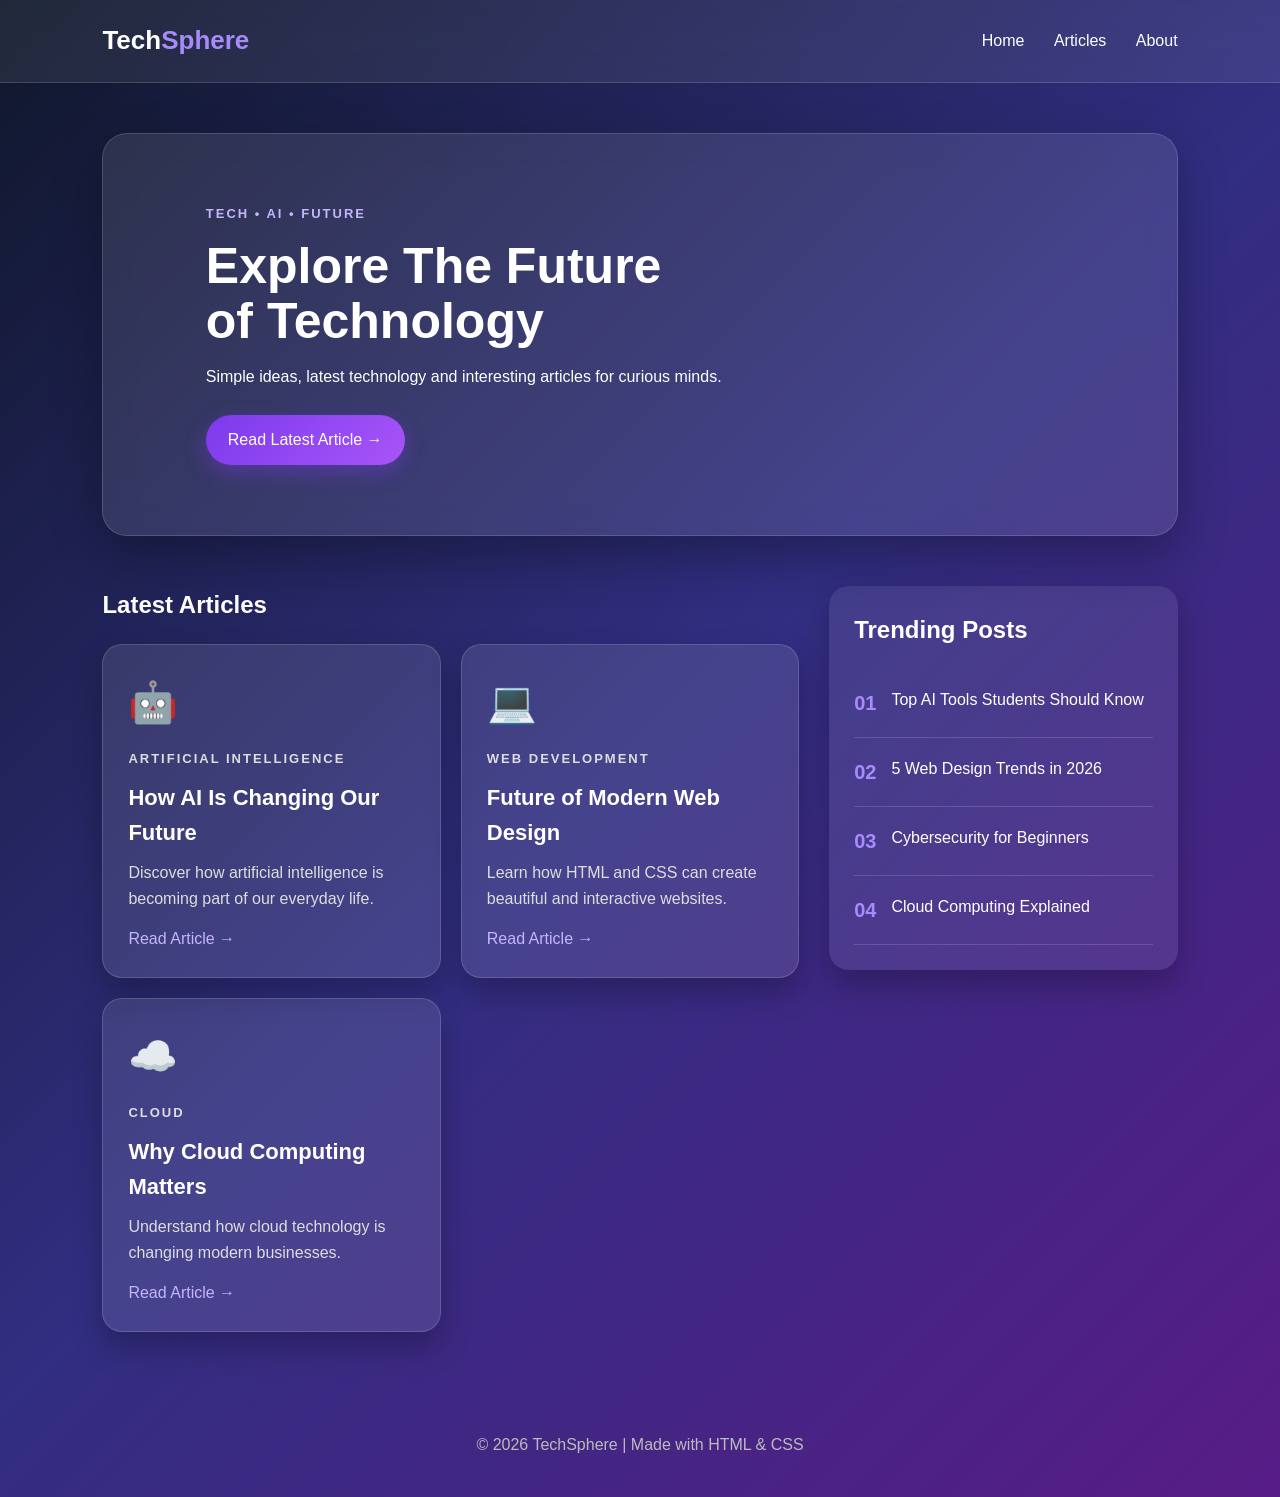
<file: index.html>
<!DOCTYPE html>
<html lang="en">
<head>
    <meta charset="UTF-8">
    <meta name="viewport" content="width=device-width, initial-scale=1.0">

    <title>TechSphere - Tech Blog</title>
    <link rel="stylesheet" href="style.css">
</head>

<body>
    <header>
        <div class="logo">Tech<span>Sphere</span></div>

        <nav>
            <a href="index.html">Home</a>
            <a href="article.html">Articles</a>
            <a href="#">About</a>
        </nav>
    </header>
    <section class="hero">

        <div>
            <p class="tag">TECH • AI • FUTURE</p>

            <h1>Explore The Future<br>of Technology</h1>

            <p>
                Simple ideas, latest technology and interesting
                articles for curious minds.
            </p>

            <a href="article.html" class="btn">Read Latest Article →</a>
        </div>

    </section>
    <main>
        <section class="articles">

            <h2>Latest Articles</h2>

            <div class="card-container">

                <article class="card">

                    <div class="icon">🤖</div>

                    <p class="category">ARTIFICIAL INTELLIGENCE</p>

                    <h3>How AI Is Changing Our Future</h3>

                    <p>
                        Discover how artificial intelligence
                        is becoming part of our everyday life.
                    </p>

                    <a href="article.html">Read Article →</a>

                </article>


                <article class="card">

                    <div class="icon">💻</div>

                    <p class="category">WEB DEVELOPMENT</p>

                    <h3>Future of Modern Web Design</h3>

                    <p>
                        Learn how HTML and CSS can create
                        beautiful and interactive websites.
                    </p>

                    <a href="article.html">Read Article →</a>

                </article>


                <article class="card">

                    <div class="icon">☁️</div>

                    <p class="category">CLOUD</p>

                    <h3>Why Cloud Computing Matters</h3>

                    <p>
                        Understand how cloud technology
                        is changing modern businesses.
                    </p>

                    <a href="article.html">Read Article →</a>

                </article>

            </div>

        </section>
        <aside>

            <h2>Trending Posts</h2>

            <div class="trend">
                <span>01</span>
                <p>Top AI Tools Students Should Know</p>
            </div>

            <div class="trend">
                <span>02</span>
                <p>5 Web Design Trends in 2026</p>
            </div>

            <div class="trend">
                <span>03</span>
                <p>Cybersecurity for Beginners</p>
            </div>

            <div class="trend">
                <span>04</span>
                <p>Cloud Computing Explained</p>
            </div>

        </aside>

    </main>
    <footer>
        <p>© 2026 TechSphere | Made with HTML & CSS</p>
    </footer>

</body>
</html>
</file>
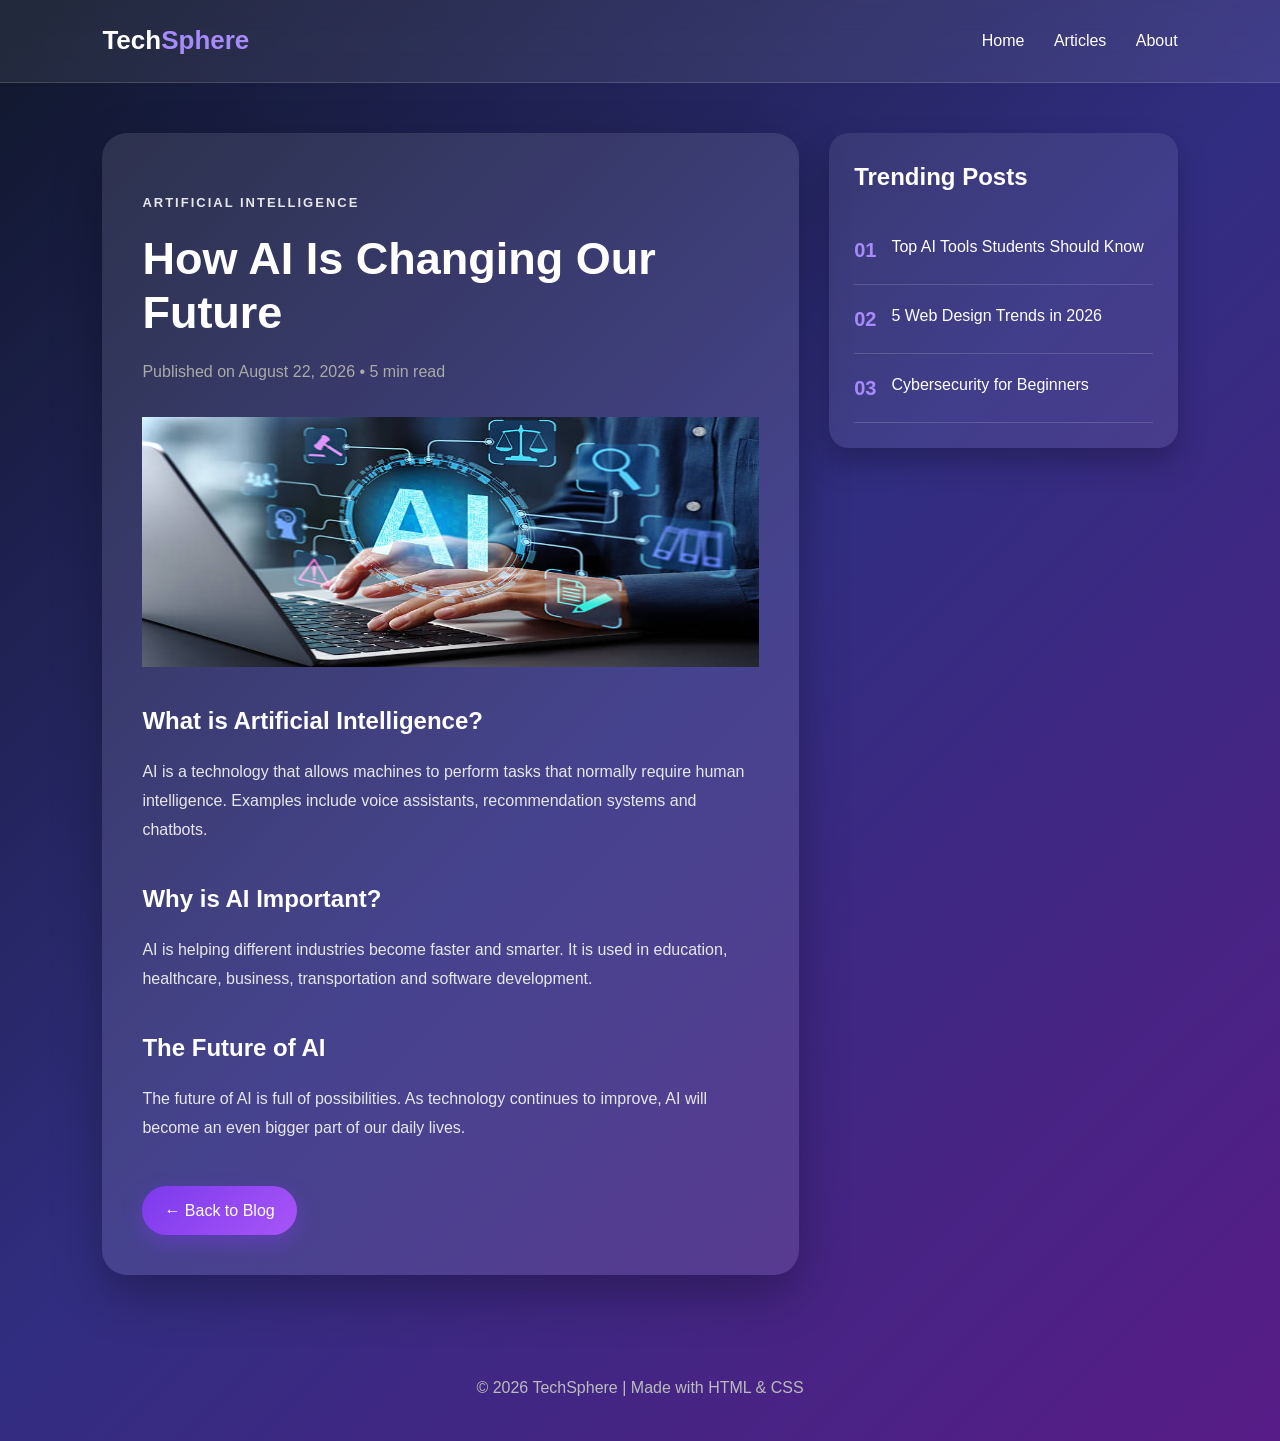
<file: article.html>
<!DOCTYPE html>
<html lang="en">
<head>
    <meta charset="UTF-8">
    <meta name="viewport" content="width=device-width, initial-scale=1.0">

    <title>AI and the Future</title>

    <link rel="stylesheet" href="style.css">
</head>

<body>
    <header>

        <div class="logo">Tech<span>Sphere</span></div>

        <nav>
            <a href="index.html">Home</a>
            <a href="article.html">Articles</a>
            <a href="#">About</a>
        </nav>

    </header>
    <main class="article-page">

        <article class="article">

            <p class="category">ARTIFICIAL INTELLIGENCE</p>

            <h1>How AI Is Changing Our Future</h1>

            <p class="date">
                Published on August 22, 2026 • 5 min read
            </p>

            <div class="article-image">
                <img src="image.jpeg" alt="Article cover Image" width="100%" height="100%">
            </div>

            <h2>What is Artificial Intelligence?</h2>

            <p>
                AI is a technology that allows machines to
                perform tasks that normally require human
                intelligence. Examples include voice assistants,
                recommendation systems and chatbots.
            </p>

            <h2>Why is AI Important?</h2>

            <p>
                AI is helping different industries become
                faster and smarter. It is used in education,
                healthcare, business, transportation and
                software development.
            </p>

            <h2>The Future of AI</h2>

            <p>
                The future of AI is full of possibilities.
                As technology continues to improve, AI will
                become an even bigger part of our daily lives.
            </p>

            <a href="index.html" class="btn">← Back to Blog</a>

          </article>
        <aside>

            <h2>Trending Posts</h2>

            <div class="trend">
                <span>01</span>
                <p>Top AI Tools Students Should Know</p>
            </div>

            <div class="trend">
                <span>02</span>
                <p>5 Web Design Trends in 2026</p>
            </div>

            <div class="trend">
                <span>03</span>
                <p>Cybersecurity for Beginners</p>
            </div>

        </aside>

    </main>


    <footer>
        <p>© 2026 TechSphere | Made with HTML & CSS</p>
    </footer>

</body>
</html>
</file>
<file: style.css>
* {
    margin: 0;
    padding: 0;
    box-sizing: border-box;
}

body {
    font-family: Arial, sans-serif;
    line-height: 1.6;
    color: #ffffff;

    background: linear-gradient(
        135deg,
        #0f172a,
        #312e81,
        #581c87
    );

    min-height: 100vh;
}
header {
    display: flex;
    justify-content: space-between;
    align-items: center;

    padding: 20px 8%;

    background: rgba(255, 255, 255, 0.08);

    backdrop-filter: blur(15px);

    border-bottom: 1px solid rgba(255, 255, 255, 0.15);
}

.logo {
    font-size: 26px;
    font-weight: bold;
}

.logo span {
    color: #a78bfa;
}

nav a {
    color: white;
    text-decoration: none;
    margin-left: 25px;
}

nav a:hover {
    color: #c4b5fd;
}
.hero {
    margin: 50px auto;

    width: 84%;
    padding: 70px 8%;

    border-radius: 25px;

    background: rgba(255, 255, 255, 0.1);

    backdrop-filter: blur(15px);

    box-shadow:
        0 20px 50px rgba(0, 0, 0, 0.3);

    border: 1px solid rgba(255, 255, 255, 0.15);
}

.tag,
.category {
    color: #c4b5fd;
    font-size: 13px;
    font-weight: bold;
    letter-spacing: 2px;
}

.hero h1 {
    font-size: 50px;
    line-height: 1.1;
    margin: 15px 0;
}

.hero p {
    max-width: 600px;
}
.btn {
    display: inline-block;

    margin-top: 25px;

    padding: 12px 22px;

    color: white;
    text-decoration: none;

    background: linear-gradient(
        135deg,
        #7c3aed,
        #a855f7
    );

    border-radius: 30px;

    box-shadow:
        0 8px 20px rgba(124, 58, 237, 0.4);

    transition: 0.3s;
}

.btn:hover {
    transform: translateY(-4px);
}
main {
    width: 84%;
    margin: auto;

    display: grid;

    grid-template-columns: 2fr 1fr;

    gap: 30px;
}

.articles h2,
aside h2 {
    margin-bottom: 20px;
}
.card-container {
    display: grid;

    grid-template-columns: repeat(2, 1fr);

    gap: 20px;
}

.card {
    padding: 25px;

    background: rgba(255, 255, 255, 0.1);

    border: 1px solid rgba(255, 255, 255, 0.15);

    border-radius: 20px;

    box-shadow:
        0 15px 30px rgba(0, 0, 0, 0.25);

    transition: 0.3s;
}

.card:hover {
    transform: translateY(-8px) rotateX(2deg);

    box-shadow:
        0 20px 40px rgba(0, 0, 0, 0.35);
}

.icon {
    font-size: 40px;
    margin-bottom: 15px;
}

.card h3 {
    margin: 10px 0;
    font-size: 22px;
}

.card p {
    color: #ddd;
}

.card a {
    display: inline-block;

    margin-top: 15px;

    color: #c4b5fd;

    text-decoration: none;
}
aside {
    padding: 25px;

    background: rgba(255, 255, 255, 0.08);

    border-radius: 20px;

    height: fit-content;

    box-shadow:
        0 15px 30px rgba(0, 0, 0, 0.25);
}

.trend {
    display: flex;

    gap: 15px;

    padding: 18px 0;

    border-bottom: 1px solid rgba(255, 255, 255, 0.15);
}

.trend span {
    color: #a78bfa;

    font-size: 20px;

    font-weight: bold;
}
.article-page {
    margin-top: 50px;
}

.article {
    padding: 40px;

    background: rgba(255, 255, 255, 0.1);

    border-radius: 25px;

    box-shadow:
        0 20px 50px rgba(0, 0, 0, 0.3);
}

.article h1 {
    font-size: 45px;

    line-height: 1.2;

    margin: 10px 0;
}

.article h2 {
    margin-top: 35px;
}

.article p {
    margin: 18px 0;

    color: #e5e7eb;

    line-height: 1.8;
}

.date {
    color: #aaa !important;
}
.article-image {
    height: 250px;

    margin: 30px 0;

    border-radius: 20px;

    display: flex;

    align-items: center;
    justify-content: center;

    font-size: 100px;

    background: linear-gradient(
        135deg,
        #4c1d95,
        #7e22ce
    );

    box-shadow:
        inset 0 0 30px rgba(255, 255, 255, 0.1);
}
footer {
    text-align: center;

    padding: 40px;

    margin-top: 60px;

    color: #bbb;
}
@media (max-width: 800px) {

    header {
        flex-direction: column;
        gap: 15px;
    }

    nav a {
        margin: 10px;
    }

    .hero h1 {
        font-size: 36px;
    }

    main {
        grid-template-columns: 1fr;
    }

    .card-container {
        grid-template-columns: 1fr;
    }

    .article h1 {
        font-size: 32px;
    }
}
</file>
